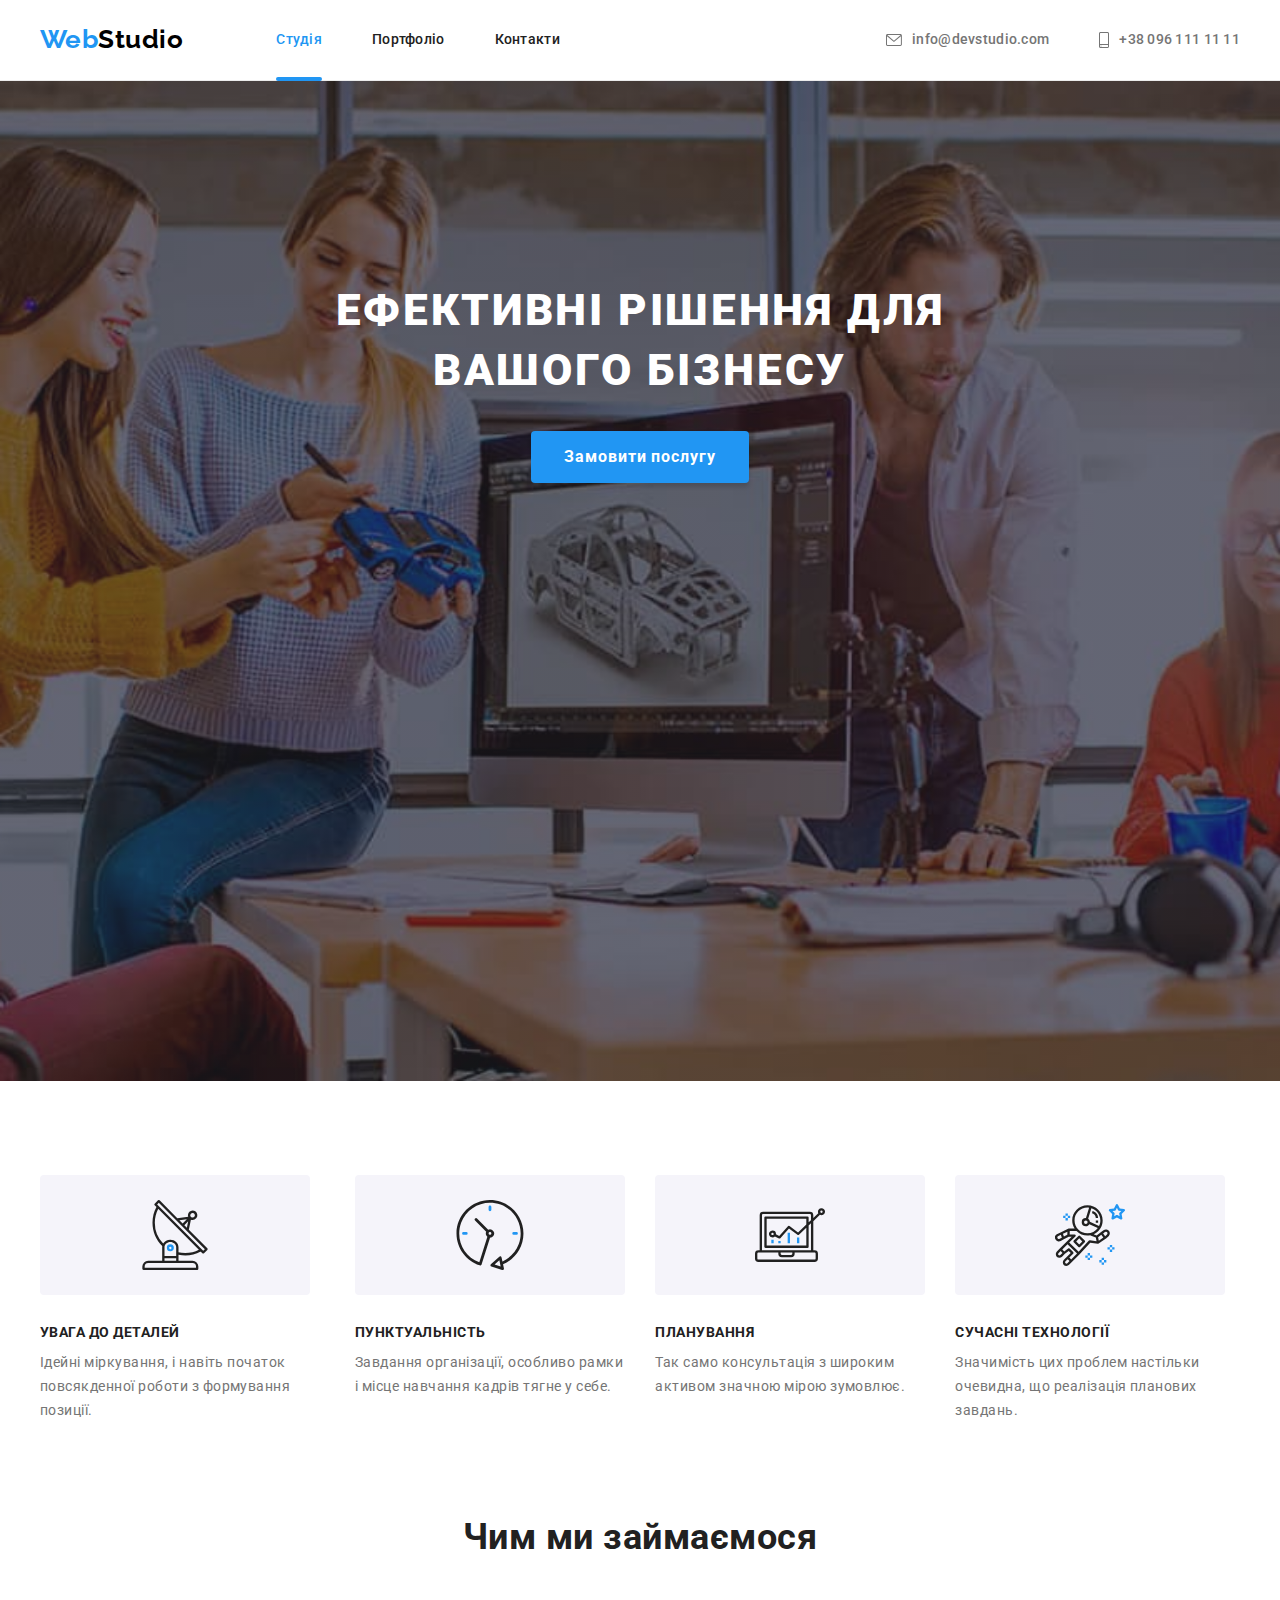
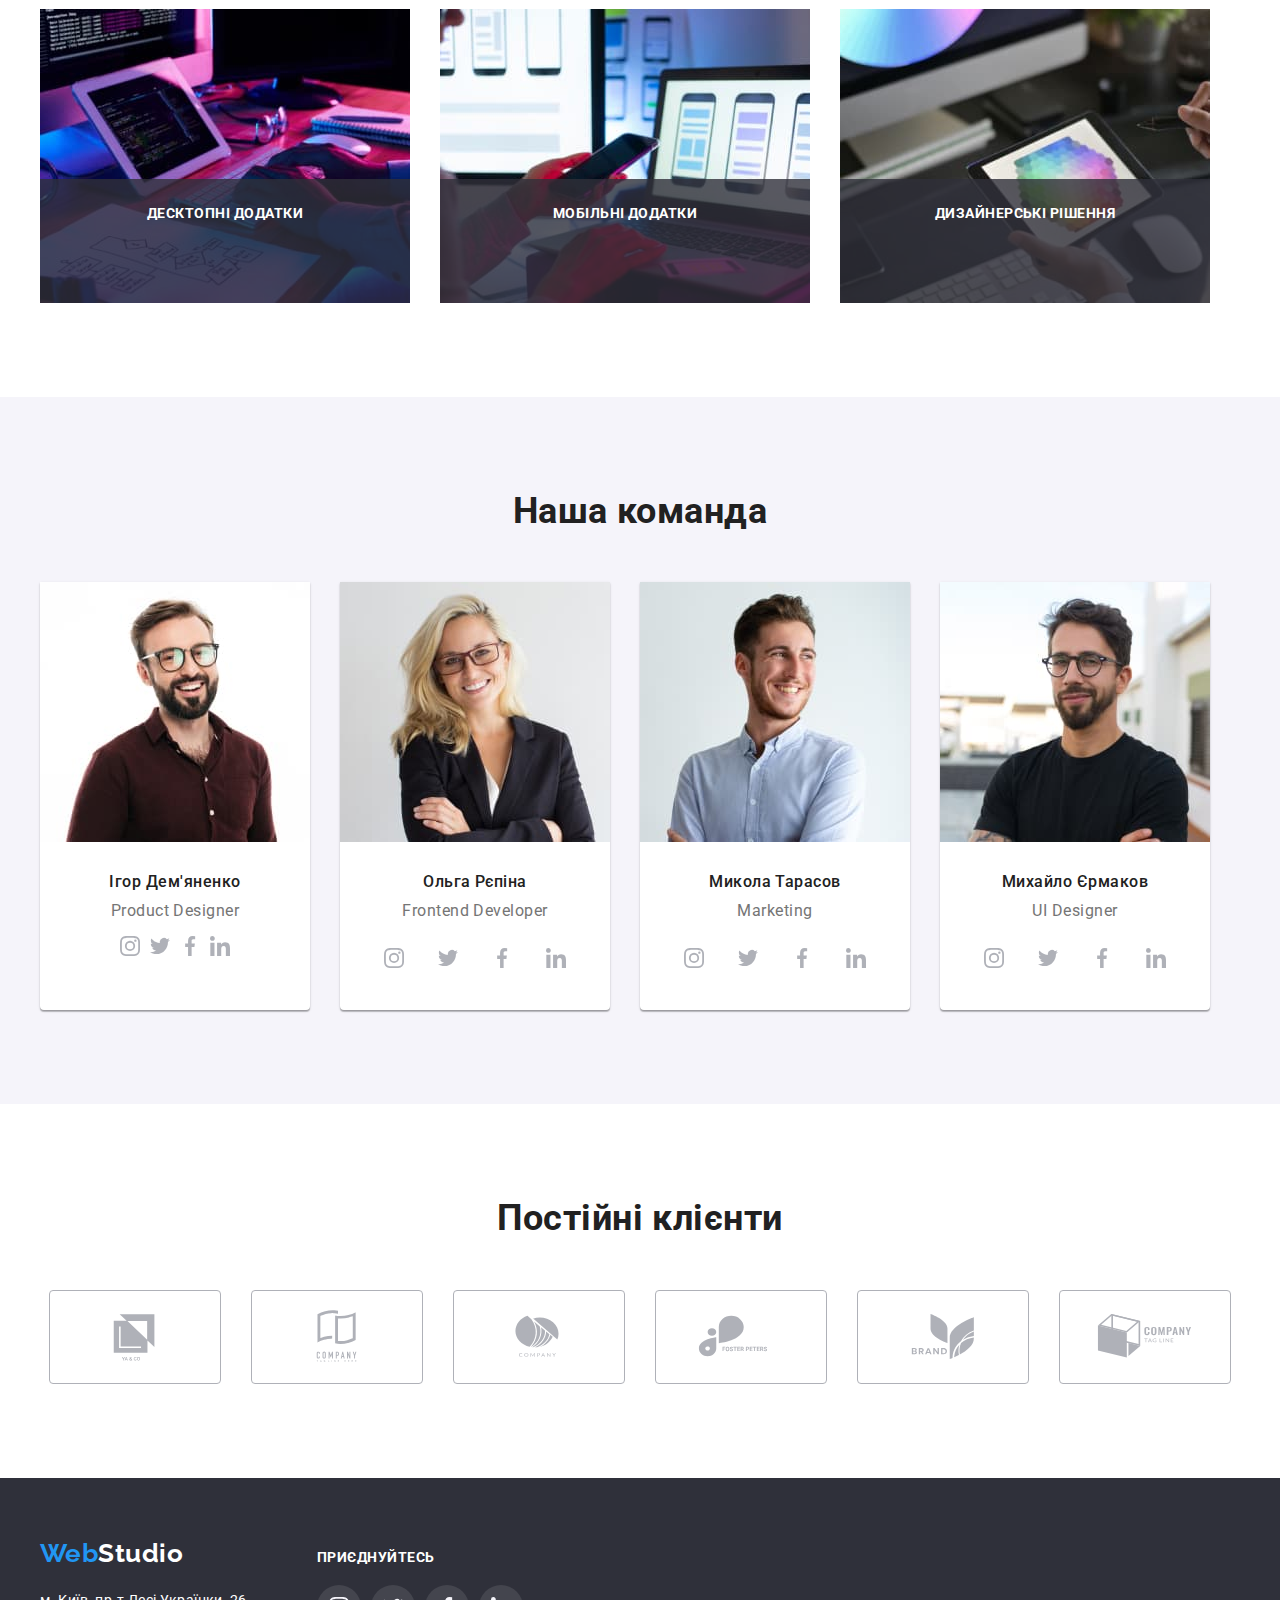
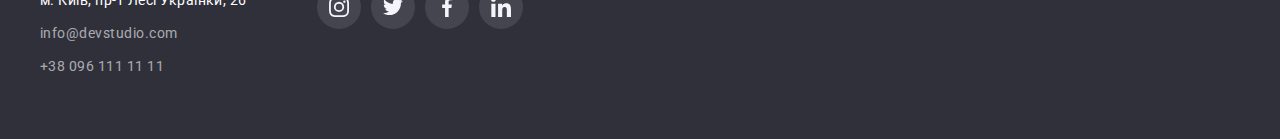
<file: index.html>
<!DOCTYPE html>
<html lang="uk">
<!--HEAD-->
<head>
    <!--HEAD-->
    <meta charset="UTF-8">
    <meta name="viewport" content="width=device-width, initial-scale=1.0">
    <title>WebStudio</title>
    <link rel="preconnect" href="https://fonts.googleapis.com">
    <link rel="preconnect" href="https://fonts.gstatic.com" crossorigin>
    <link href="https://fonts.googleapis.com/css2?family=Oleo+Script&family=Raleway:wght@700&family=Roboto:wght@400;500;700;900&display=swap"
        rel="stylesheet">
    <link rel="stylesheet" href="https://cdnjs.cloudflare.com/ajax/libs/modern-normalize/1.1.0/modern-normalize.min.css"
        integrity="sha512-wpPYUAdjBVSE4KJnH1VR1HeZfpl1ub8YT/NKx4PuQ5NmX2tKuGu6U/JRp5y+Y8XG2tV+wKQpNHVUX03MfMFn9Q=="
        crossorigin="anonymous" referrerpolicy="no-referrer" />
    <link rel="stylesheet" href="./css/styles.css">
</head>
<!--BODY-->
<body>
<!--HEADER-->
    <header class="page-header">
        <div class="container"> 
        <nav class="main-nav">
            <!-- Link to the main page -->
            <a class="logo-header link web" href="./index.html" lang="en">Web<span class="studio-dark">Studio</span></a>
            <!--Menu Nav-->
            <ul class="menu list" >
                <li class="menu-item">
                    <a class="menu-link link current" href="./index.html">Студія</a></li>
                <li class="menu-item">
                    <a class="menu-link link" href="./portfolio.html">Портфоліо</a></li>
                <li class="menu-item">
                    <a class="menu-link link" href="#">Контакти</a></li>
            </ul>
                   </nav>
                <!-- Contacts -->
        <ul class="contacts list">
            <!-- Link to email address -->
           <li class="contact-mail link">
                <a class="contact-link-mail link" 
                href="mailto:info@devstudio.com">
                <svg lang="en" aria-label="envelope icon" class="contact-link-mail-icon contact-icon"> 
                    <use href="./images/svg/icon.svg#icon-envelope"></use>
                </svg>
                info@devstudio.com
                </a>
            </li>
            <!-- Link to phone number -->
           <li class="contact-tel">
             <a class="contact-link-tel link" href="tel:+380961111111">
                <svg lang="en" aria-label="smartphone icon" class="contact-link-tel-icon contact-icon">
                    <use href="./images/svg/icon.svg#icon-smartphone"></use>
                </svg>
                +38 096 111 11 11
             </a>
        </li>
        </ul>
        </div>
    </header>
<!--MAIN-->
    <main>
        <!-- Hero -->
        <section class="hero-section section">
            <div class="container">
            <!--Header name-->
            <h1 class="hero-name">Ефективні рішення для вашого бізнесу</h1>
            <!--Service order button-->
            <button class="button-hero" type="button" data-modal-open>Замовити послугу</button>
            </div>
        </section>
        <!--Features-->
        <section class="features-section section">
           <div class="container">
            <h2 class="visually-hidden">Особливості</h2>
            <ul class="features-list list">
                <li class="features-list-items">
                    <div class="features-list-icon">
                        <svg lang="en" aria-label="antenna icon" class="features-icon icon-antenna">
                            <use href="./images/svg/icon.svg#icon-antenna"></use>
                        </svg>
                    </div>
                    <h3 class="features-list-head">Увага до деталей</h3>
                    <p class="features-list-means">Ідейні міркування, і навіть початок повсякденної роботи з формування позиції.</p>
                </li>
                <li class="features-list-items">
                    <div class="features-list-icon">
                        <svg lang="en" aria-label="clock icon" class="features-icon icon-clock">
                            <use href="./images/svg/icon.svg#icon-clock"></use>
                        </svg>
                    </div>
                    <h3 class="features-list-head">Пунктуальність</h3>
                    <p class="features-list-means">Завдання організації, особливо рамки і місце навчання кадрів тягне у себе.</p>
                </li>
                <li class="features-list-items">
                    <div class="features-list-icon">
                        <svg lang="en" aria-label="diagram icon" class="features-icon icon-diagram">
                            <use href="./images/svg/icon.svg#icon-diagram"></use>
                        </svg>
                    </div>
                    <h3 class="features-list-head">Планування</h3>
                    <p class="features-list-means">Так само консультація з широким активом значною мірою зумовлює.</p>
                </li>
                <li class="features-list-items">
                    <div class="features-list-icon">
                        <svg lang="en" aria-label="astronaut icon" class="features-icon icon-astronaut">
                            <use href="./images/svg/icon.svg#icon-astronaut"></use>
                        </svg>
                    </div>
                    <h3 class="features-list-head">Сучасні технології</h3>
                    <p class="features-list-means">Значимість цих проблем настільки очевидна, що реалізація планових завдань.</p>
                </li>
            </ul>
           </div>
                </section>
        <!--Skill-->
        <section class="skill-section section">
            <div class="container">
                <h2 class="skill-name">Чим ми займаємося</h2>
                <ul class="list">
                    <li>                   
                        <div class="skill-section-img-wrapper">
                                <img src="./images/Main/programer-working-his-desk-office.jpg"
                                alt="Програміст працює за своїм робочим місцем"
                                    width="370">
                                <p class="skill-section-overlay">
                                    Десктопні додатки
                                </p>
                        </div>
                    </li>
                    <li>
                        <div class="skill-section-img-wrapper">
                            <img src="./images/Main/creator-is-working-interface-mobile-phones.jpg"
                            alt="Дизайнер працює над мобільним інтерфейсом" width="370">
                            <p class="skill-section-overlay">
                                Мобільні додатки
                            </p>
                        </div>
                        
                    </li>
                    <li>
                        <div class="skill-section-img-wrapper">
                            <img src="./images/Main/design-working-colour-selection-graphic-tablet.jpg" alt="Дизайнер вибирає колір на планшеті"
                                width="370">
                            <p class="skill-section-overlay">
                                Дизайнерські рішення
                            </p>
                        </div>
                        
                    </li>
                </ul>
            </div>
        </section>
        <!--Our team-->
        <section class="our-team section">
            <div class="container">
                <h2 class="our-team-title">Наша команда</h2>
                <ul class="our-team-box list">
                    <li class="our-team-list">
                        <img src="./images/Main/ihor_demyanenko.jpg" alt="Ігор Дем'яненко" width="270">
                        <div class="team-name">
                            <h3 class="team-name-list">Ігор Дем'яненко</h3>
                            <p class="team-name-professions" lang="en">Product Designer</p>
                           <ul class="social-list list">
                            <li class="social-list-item">
                                <a href="#" class="social-list-li">
                                    <svg lang="en" aria-label="instagram icon" class="social-list-icon">
                                        <use href="./images/svg/icon.svg#icon-instagram"></use>
                                    </svg>
                                </a>
                            </li>
                            <li class="social-list-item">
                                <a href="#" class="social-list-li">
                                    <svg lang="en" aria-label="twitter icon" class="social-list-icon">
                                        <use href="./images/svg/icon.svg#icon-twitter"></use>
                                    </svg>
                                </a>
                            </li>
                            <li class="social-list-item">
                                <a href="#" class="social-list-li">
                                    <svg lang="en" aria-label="facebook icon" class="social-list-icon">
                                        <use href="./images/svg/icon.svg#icon-facebook"></use>
                                    </svg>
                                </a>
                            </li>
                            <li class="social-list-item">
                                <a href="#" class="social-list-li">
                                    <svg lang="en" aria-label="linkedin icon" class="social-list-icon">
                                        <use href="./images/svg/icon.svg#icon-linkedin"></use>
                                    </svg>
                                </a>
                            </li>
                           </ul>                           
                        </div>
                    </li>
                    <li class="our-team-list">
                        <img src="./images/Main/olha_repina.jpg" alt="Ольга Рєпіна" width="270">
                        <div class="team-name">
                            <h3 class="team-name-list">Ольга Рєпіна</h3>
                            <p class="team-name-professions" lang="en">Frontend Developer</p>
                                <ul class="social-list list">
                            <li class="social-list-item">
                                <a href="#" class="social-list-link">
                                    <svg lang="en" aria-label="instagram icon" class="social-list-icon">
                                        <use href="./images/svg/icon.svg#icon-instagram"></use>
                                    </svg>
                                </a>
                            </li>
                            <li class="social-list-item">
                                <a href="#" class="social-list-link">
                                    <svg lang="en" aria-label="twitter icon" class="social-list-icon">
                                        <use href="./images/svg/icon.svg#icon-twitter"></use>
                                    </svg>
                                </a>
                            </li>
                            <li class="social-list-item">
                                <a href="#" class="social-list-link">
                                    <svg lang="en" aria-label="facebook icon" class="social-list-icon">
                                        <use href="./images/svg/icon.svg#icon-facebook"></use>
                                    </svg>
                                </a>
                            </li>
                            <li class="social-list-item">
                                <a href="#" class="social-list-link">
                                    <svg lang="en" aria-label="linkedin icon" class="social-list-icon">
                                        <use href="./images/svg/icon.svg#icon-linkedin"></use>
                                    </svg>
                                </a>
                            </li>
                           </ul>
                        </div>
                        
                    </li>
                    <li class="our-team-list">
                        <img src="./images/Main/mykola_tarasov.jpg" alt="Микола Тарасов" width="270">
                        <div class="team-name">
                            <h3 class="team-name-list">Микола Тарасов</h3>
                            <p class="team-name-professions" lang="en">Marketing</p>
                                <ul class="social-list list">
                            <li class="social-list-item">
                                <a href="#" class="social-list-link">
                                    <svg lang="en" aria-label="instagram icon" class="social-list-icon">
                                        <use href="./images/svg/icon.svg#icon-instagram"></use>
                                    </svg>
                                </a>
                            </li>
                            <li class="social-list-item">
                                <a href="#" class="social-list-link">
                                    <svg lang="en" aria-label="twitter icon" class="social-list-icon">
                                        <use href="./images/svg/icon.svg#icon-twitter"></use>
                                    </svg>
                                </a>
                            </li>
                            <li class="social-list-item">
                                <a href="#" class="social-list-link">
                                    <svg lang="en" aria-label="facebook icon" class="social-list-icon">
                                        <use href="./images/svg/icon.svg#icon-facebook"></use>
                                    </svg>
                                </a>
                            </li>
                            <li class="social-list-item">
                                <a href="#" class="social-list-link">
                                    <svg lang="en" aria-label="linkedin icon" class="social-list-icon">
                                        <use href="./images/svg/icon.svg#icon-linkedin"></use>
                                    </svg>
                                </a>
                            </li>
                           </ul>
                        </div>
                        
                    </li>
                    <li class="our-team-list">
                        <img src="./images/Main/myhaylo_ermakov.jpg" alt="Михайло Єрмаков" width="270">
                        <div class="team-name">
                            <h3 class="team-name-list">Михайло Єрмаков</h3>
                            <p class="team-name-professions" lang="en">UI Designer</p>
                <ul class="social-list list">
                            <li class="social-list-item">
                                <a href="#" class="social-list-link">
                                    <svg lang="en" aria-label="instagram icon" class="social-list-icon">
                                        <use href="./images/svg/icon.svg#icon-instagram"></use>
                                    </svg>
                                </a>
                            </li>
                            <li class="social-list-item">
                                <a href="#" class="social-list-link">
                                    <svg lang="en" aria-label="twitter icon" class="social-list-icon">
                                        <use href="./images/svg/icon.svg#icon-twitter"></use>
                                    </svg>
                                </a>
                            </li>
                            <li class="social-list-item">
                                <a href="#" class="social-list-link">
                                    <svg lang="en" aria-label="facebook icon" class="social-list-icon">
                                        <use href="./images/svg/icon.svg#icon-facebook"></use>
                                    </svg>
                                </a>
                            </li>
                            <li class="social-list-item">
                                <a href="#" class="social-list-link">
                                    <svg lang="en" aria-label="linkedin icon" class="social-list-icon">
                                        <use href="./images/svg/icon.svg#icon-linkedin"></use>
                                    </svg>
                                </a>
                            </li>
                </ul>
                        </div>
                    </li>
                </ul>
            </div>
        </section>
    <!-- Regular customers -->
       <section class="regular_clients section">
            <div class="container">
                <h2 class="skill-name">Постійні клієнти</h2>
                <ul class="clients-list list">
                    <li class="clients-list-items">
                        <a href="#" class="clients-list-link">
                            <svg lang="en" aria-label="client #1" class="clients-list-icon">
                                <use href="./images/svg/icon.svg#icon-client-1"></use>
                            </svg>
                        </a>
                    </li>
                    <li class="clients-list-items">
                        <a href="#" class="clients-list-link">
                            <svg  lang="en" aria-label="client #2" class="clients-list-icon">
                                <use href="./images/svg/icon.svg#icon-client-2"></use>
                            </svg>
                        </a>
                    </li>
                    <li class="clients-list-items">
                        <a href="#" class="clients-list-link">
                            <svg  lang="en" aria-label="client #3" class="clients-list-icon">
                                <use href="./images/svg/icon.svg#icon-client-3"></use>
                            </svg>
                        </a>
                    </li>
                    <li class="clients-list-items">
                        <a href="#" class="clients-list-link">
                            <svg  lang="en" aria-label="client #4" class="clients-list-icon">
                                <use href="./images/svg/icon.svg#icon-client-4"></use>
                            </svg>
                        </a>
                    </li>
                    <li class="clients-list-items">
                        <a href="#" class="clients-list-link">
                            <svg  lang="en" aria-label="client #5" class="clients-list-icon">
                                <use href="./images/svg/icon.svg#icon-client-5"></use>
                            </svg>
                        </a>
                    </li>
                    <li class="clients-list-items">
                        <a href="#" class="clients-list-link">
                            <svg  lang="en" aria-label="client #6" class="clients-list-icon">
                                <use href="./images/svg/icon.svg#icon-client-6"></use>
                            </svg>
                        </a>
                    </li>
                </ul>
            </div>
       </section> 
    </main>
<!--FOOTER-->
    <footer class="footer">
        <div class="footer-items container">
        <div class="footer-logo-address">
    <!-- Link to the main page -->          
            <a class="logo-footer logo link web" href="./index.html" lang="en">Web<span class="studio-white">Studio</span></a>
            <address class="address-footer">
                <ul class="footer-list list">
    <!-- Link to address  -->
                    <li class="link-address"><a class="footer-address link" href="https://goo.gl/maps/CPtrU1FHBa2aNyZL9"
                            target="_blank" rel="noopener nofollow noreferrer">м. Київ, пр-т Лесі Українки, 26</a></li>
    <!-- Link to e-mail address -->
                    <li class="link-address"><a class="footer-link link" href="mailto:info@devstudio.com">info@devstudio.com</a>
                    </li>
    <!-- Link to phone number  -->
                    <li class="link-address"><a class="footer-link link" href="tel:+380961111111">+38 096 111 11 11</a></li>
                </ul>
            </address>
        </div>
    <!-- Subscribe -->
        <div class="subscribe-list">
            <p class="footer-link-header">Приєднуйтесь</p>
            <ul class="footer-social-list list">
                <li class="footer-social-list-item">
                    <a href="#" class="footer-social-list-link link">
                        <svg lang="en" aria-label="instagram icon" class="footer-social-list-icon">
                            <use href="./images/svg/icon.svg#icon-instagram"></use>
                        </svg>
                    </a>
                </li>
                <li class="footer-social-list-item">
                    <a href="#" class="footer-social-list-link link">
                        <svg lang="en" aria-label="twitter icon" class="footer-social-list-icon">
                            <use href="./images/svg/icon.svg#icon-twitter"></use>
                        </svg>
                    </a>
                </li>
                <li class="footer-social-list-item">
                    <a href="#" class="footer-social-list-link link">
                        <svg lang="en" aria-label="facebook icon" class="footer-social-list-icon">
                            <use href="./images/svg/icon.svg#icon-facebook"></use>
                        </svg>
                    </a>
                </li>
                <li class="footer-social-list-item">
                    <a href="#" class="footer-social-list-link link">
                        <svg lang="en" aria-label="linkedin icon" class="footer-social-list-icon">
                            <use href="./images/svg/icon.svg#icon-linkedin"></use>
                        </svg>
                    </a>
                </li>
            </ul>
        </div>
        </div>
     </footer>

     <div class="backdrop is-hidden" data-modal>
        <div class="modal">
            <button type="button" class="modal-close-btn" data-modal-close>
                <svg class="modal-close-icon">
                    <use href="./images/svg/icon.svg#icon-close"></use>
                </svg>
            </button>
        </div>
     </div>
<script src="./js/modal.js"></script>
</body>
</html>
</file>
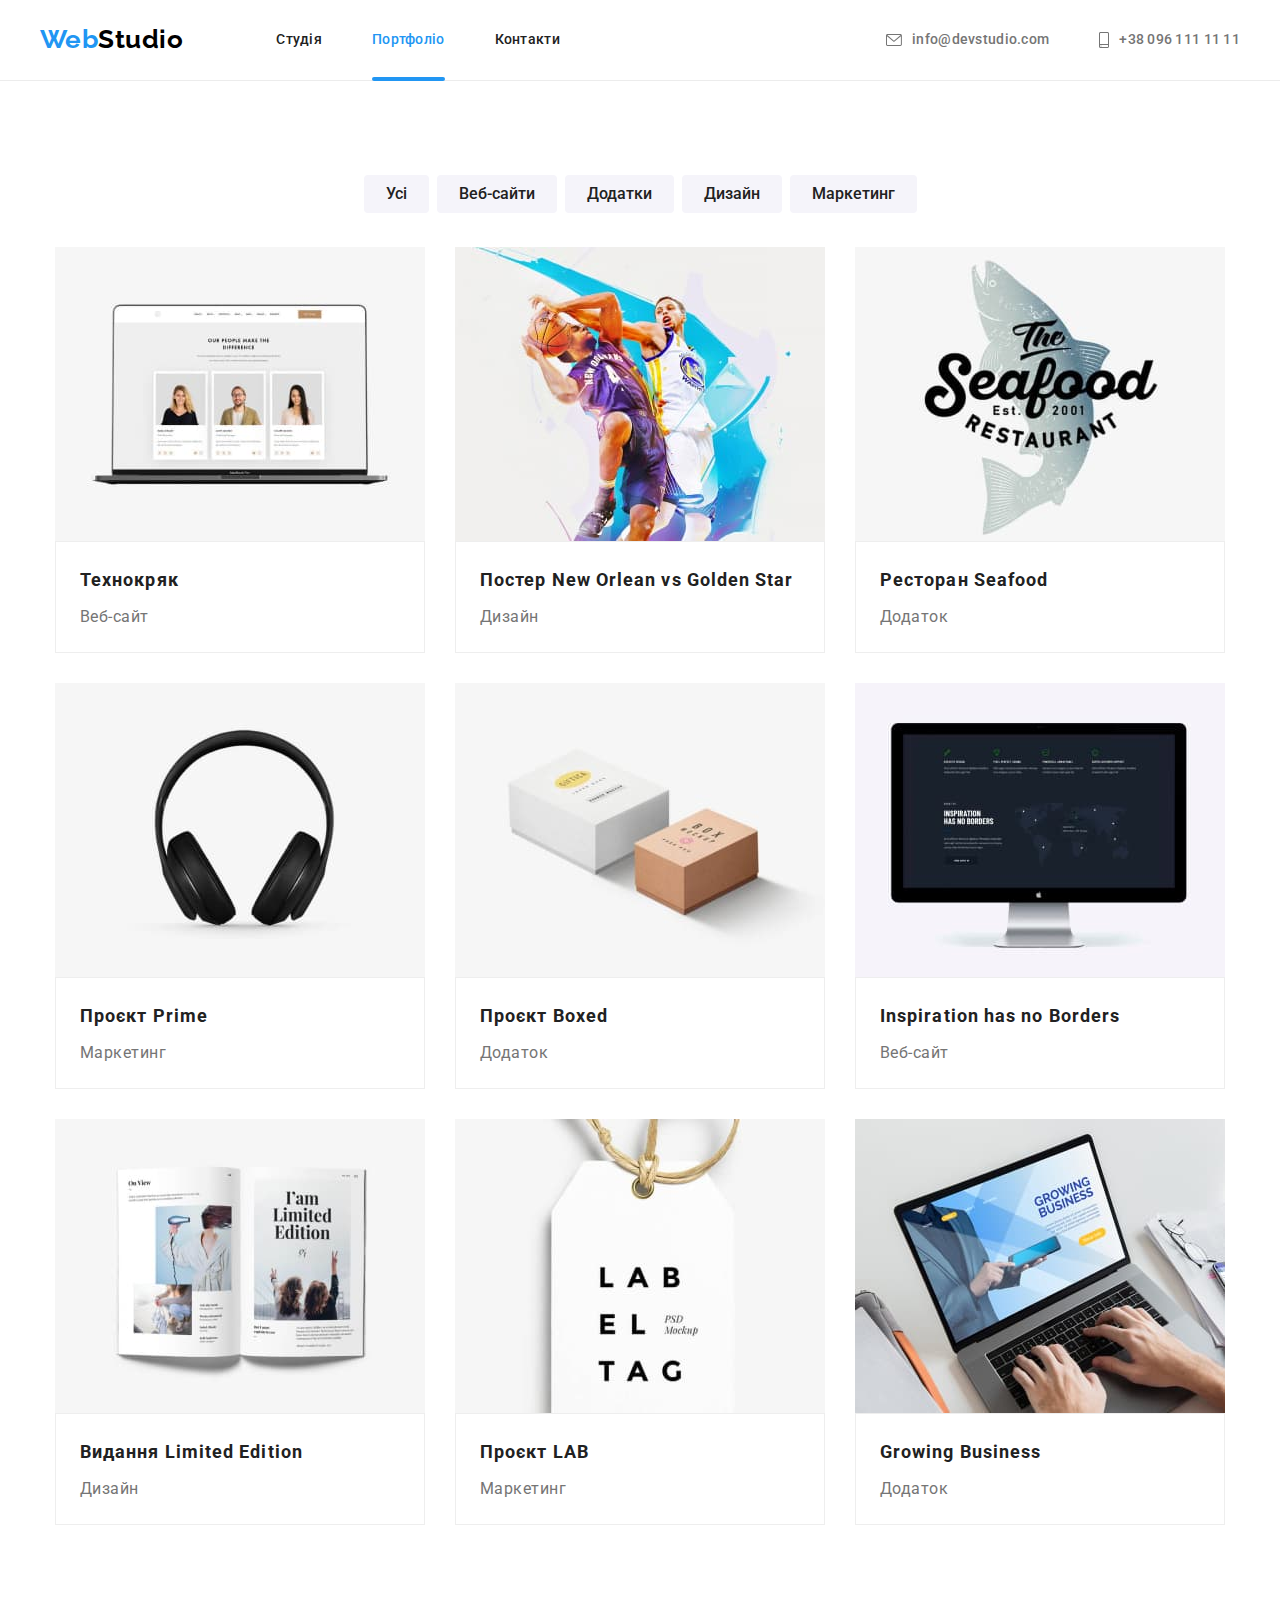
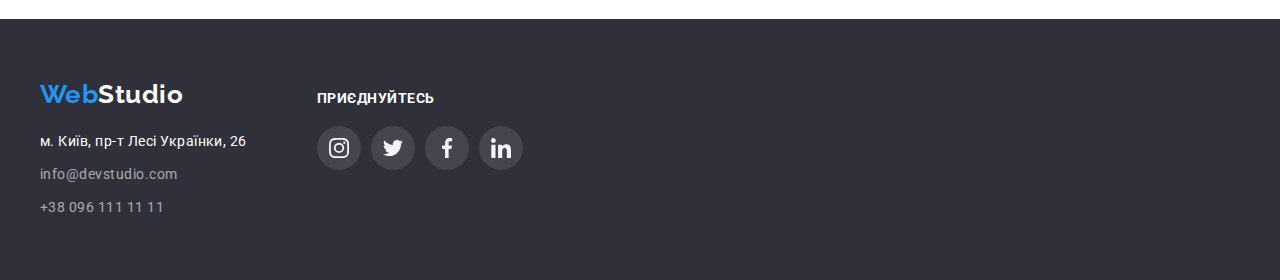
<file: portfolio.html>
<!DOCTYPE html>
<html lang="uk">
<!--HEAD-->
<head>
    <!--HEAD-->
    <meta charset="UTF-8">
    <meta name="viewport" content="width=device-width, initial-scale=1.0">
    <title>WebStudio</title>
    <link rel="preconnect" href="https://fonts.googleapis.com">
    <link rel="preconnect" href="https://fonts.gstatic.com" crossorigin>
    <link
        href="https://fonts.googleapis.com/css2?family=Oleo+Script&family=Raleway:wght@700&family=Roboto:wght@400;500;700;900&display=swap"
        rel="stylesheet">
    <link rel="stylesheet" href="https://cdnjs.cloudflare.com/ajax/libs/modern-normalize/1.1.0/modern-normalize.min.css"
        integrity="sha512-wpPYUAdjBVSE4KJnH1VR1HeZfpl1ub8YT/NKx4PuQ5NmX2tKuGu6U/JRp5y+Y8XG2tV+wKQpNHVUX03MfMFn9Q=="
        crossorigin="anonymous" referrerpolicy="no-referrer" />
    <link rel="stylesheet" href="./css/styles.css">
</head>
<!--BODY-->

<body>
    <!--HEADER-->
    <header class="page-header">
        <div class="container">
            <nav class="main-nav">
                <!-- Link to the main page -->
                <a class="logo-header link web" href="./index.html" lang="en">Web<span class="studio-dark">Studio</span></a>
                <!--Menu Nav-->
                <ul class="menu list">
                    <li class="menu-item">
                        <a class="menu-link link" href="./index.html">Студія</a>
                    </li>
                    <li class="menu-item">
                        <a class="menu-link link current" href="./portfolio.html">Портфоліо</a>
                    </li>
                    <li class="menu-item">
                        <a class="menu-link link" href="#">Контакти</a>
                    </li>
                </ul>
            </nav>
            <!-- Contacts -->
            <ul class="contacts list">
                <!-- Link to email address -->
                <li class="contact-mail link">
                    <a class="contact-link-mail link" href="mailto:info@devstudio.com">
                        <svg lang="en" aria-label="envelope icon" class="contact-link-mail-icon contact-icon">
                            <use href="./images/svg/icon.svg#icon-envelope"></use>
                        </svg>
                        info@devstudio.com
                    </a>
                </li>
                <!-- Link to phone number -->
                <li class="contact-tel">
                    <a class="contact-link-tel link" href="tel:+380961111111">
                        <svg lang="en" aria-label="smartphone icon" class="contact-link-tel-icon contact-icon">
                            <use href="./images/svg/icon.svg#icon-smartphone"></use>
                        </svg>
                        +38 096 111 11 11
                    </a>
                </li>
            </ul>
        </div>
    </header>
    <!--MAIN-->
    <main> 
        <!--Portfolio name-->
     <section class="portfolio-main section">
        <div class="container">
            <h1 class="portfolio-name visually-hidden">Наші роботи</h1>
            <!-- Portfolio filtr -->
            <ul class="portfolio-btn list">
            <li class="btn-filter">
                 <button class="button-filter" type="button">Усі</button>
            </li>
            <li class="btn-filter">
                <button class="button-filter" type="button">Веб-сайти</button>
            </li>
            <li class="btn-filter">
                <button class="button-filter" type="button">Додатки</button>
                
            </li>
            <li class="btn-filter">
               <button class="button-filter" type="button">Дизайн</button>
            </li>
            <li class="btn-filter">
               <button class="button-filter" type="button">Маркетинг</button>
            </li>
            </ul>
            <!-- PORTFOLIO SKILL -->
            <ul class="porfolio-skills list">
            <li class="porfolio-skills-items">
                <a class="porfolio-skills-link link" href="#">
                    <div class="porfolio-skills-img-wrapper">
                        <img src="./images/Portfolio/portfolio-001.jpg" 
                        alt="Приклад зробленого веб-сайту" width="370">
                        <p class="porfolio-skills-overlay">
                            Ресурс пропонує комплексні пропозиції з різним рівнем
                            функціоналу та сервісів. Все це дозволить відвідувачу отримати
                            вичерпні відомості про компанію чи приватну особу.
                        </p>
                    </div>
                    <div class="porfolio-skills-container">
                        <h2 class="porfolio-skills-header">Технокряк</h2>
                        <p class="porfolio-skills-title">Веб-сайт</p>
                    </div>
                    
                </a>
            </li>
            <li class="porfolio-skills-items">
                <a class="porfolio-skills-link link" href="#">
                    <div class="porfolio-skills-img-wrapper">
                      <img src="./images/Portfolio/portfolio-002.jpg"
                     alt="Два баскетболіста боряться за мяч" width="370">
                    <p class="porfolio-skills-overlay">
                        Ресурс пропонує комплексні пропозиції з різним рівнем
                        функціоналу та сервісів. Все це дозволить відвідувачу отримати
                        вичерпні відомості про компанію чи приватну особу.
                    </p>  
                    </div>                    
                    <div class="porfolio-skills-container">
                        <h2 class="porfolio-skills-header">Постер <span lang="en">New Orlean vs Golden Star</span></h2>
                        <p class="porfolio-skills-title">Дизайн</p>
                    </div>                    
                </a>
            </li>
            <li class="porfolio-skills-items">
                <a class="porfolio-skills-link link" href="#">
                    <div class="porfolio-skills-img-wrapper">
                        <img src="./images/Portfolio/portfolio-003.jpg"
                     alt="Назва ресторану Сіфуд на фоні тунця" width="370">
                    <p class="porfolio-skills-overlay">
                        Ресурс пропонує комплексні пропозиції з різним рівнем
                        функціоналу та сервісів. Все це дозволить відвідувачу отримати
                        вичерпні відомості про компанію чи приватну особу.
                    </p>
                    </div>                    
                    <div class="porfolio-skills-container">
                        <h2 class="porfolio-skills-header">Ресторан <span lang="en">Seafood</span></h2>
                        <p class="porfolio-skills-title">Додаток</p>
                    </div>
                </a>
            </li>
            <li class="porfolio-skills-items">
                <a class="porfolio-skills-link link" href="#">
                    <div class="porfolio-skills-img-wrapper">
                      <img src="./images/Portfolio/portfolio-004.jpg"
                     alt="Накладні наушники" width="370">
                    <p class="porfolio-skills-overlay">
                        Ресурс пропонує комплексні пропозиції з різним рівнем
                        функціоналу та сервісів. Все це дозволить відвідувачу отримати
                        вичерпні відомості про компанію чи приватну особу.
                    </p>  
                    </div>                    
                    <div class="porfolio-skills-container">
                        <h2 class="porfolio-skills-header">Проєкт <span lang="en">Prime</span></h2>
                        <p class="porfolio-skills-title">Маркетинг</p>
                    </div>
                </a>
            </li>
            <li class="porfolio-skills-items">
                <a class="porfolio-skills-link link" href="#">
                    <div class="porfolio-skills-img-wrapper">
                       <img src="./images/Portfolio/portfolio-005.jpg"
                     alt="Дві коробки білого та жовтого кольорів" width="370">
                    <p class="porfolio-skills-overlay">
                        Ресурс пропонує комплексні пропозиції з різним рівнем
                        функціоналу та сервісів. Все це дозволить відвідувачу отримати
                        вичерпні відомості про компанію чи приватну особу.
                    </p> 
                    </div>                    
                    <div class="porfolio-skills-container">
                        <h2 class="porfolio-skills-header">Проєкт <span lang="en">Boxed</span></h2>
                        <p class="porfolio-skills-title">Додаток</p>
                    </div>
                </a>
            </li>
            <li class="porfolio-skills-items">
                <a class="porfolio-skills-link link" href="#">
                    <div class="porfolio-skills-img-wrapper">
                        <img src="./images/Portfolio/portfolio-006.jpg"
                     alt="Монітор Епл зі зображенням веб-сайту" width="370">
                    <p class="porfolio-skills-overlay">
                        Ресурс пропонує комплексні пропозиції з різним рівнем
                        функціоналу та сервісів. Все це дозволить відвідувачу отримати
                        вичерпні відомості про компанію чи приватну особу.
                    </p>
                    </div>                    
                    <div class="porfolio-skills-container">
                        <h2 class="porfolio-skills-header" lang="en">Inspiration has no Borders</h2>
                        <p class="porfolio-skills-title">Веб-сайт</p>
                    </div>
                </a>
            </li>
            <li class="porfolio-skills-items">
                <a class="porfolio-skills-link link" href="#">
                    <div class="porfolio-skills-img-wrapper">
                       <img src="./images/Portfolio/portfolio-007.jpg"
                     alt="Розкрита книга" width="370">
                    <p class="porfolio-skills-overlay">
                        Ресурс пропонує комплексні пропозиції з різним рівнем
                        функціоналу та сервісів. Все це дозволить відвідувачу отримати
                        вичерпні відомості про компанію чи приватну особу.
                    </p> 
                    </div>                    
                    <div class="porfolio-skills-container">
                        <h2 class="porfolio-skills-header">Видання <span lang="en">Limited Edition</span></h2>
                        <p class="porfolio-skills-title">Дизайн</p>
                    </div>
                </a>
            </li>
            <li class="porfolio-skills-items">
                <a class="porfolio-skills-link link" href="#">
                    <div class="porfolio-skills-img-wrapper">
                       <img src="./images/Portfolio/portfolio-008.jpg" 
                    alt="Бірка з написом Лабел Таг" width="370">
                    <p class="porfolio-skills-overlay">
                        Ресурс пропонує комплексні пропозиції з різним рівнем
                        функціоналу та сервісів. Все це дозволить відвідувачу отримати
                        вичерпні відомості про компанію чи приватну особу.
                    </p> 
                    </div>                    
                    <div class="porfolio-skills-container">
                        <h2 class="porfolio-skills-header">Проєкт <span lang="en">LAB</span></h2>
                        <p class="porfolio-skills-title">Маркетинг</p>
                    </div>
                </a>
            </li>
            <li class="porfolio-skills-items">
                <a class="porfolio-skills-link link" href="#">
                    <div class="porfolio-skills-img-wrapper">
                       <img src="./images/Portfolio/portfolio-009.jpg"
                     alt="Ноутбук, на якому загружений додатк" width="370">
                    <p class="porfolio-skills-overlay">
                        Ресурс пропонує комплексні пропозиції з різним рівнем
                        функціоналу та сервісів. Все це дозволить відвідувачу отримати
                        вичерпні відомості про компанію чи приватну особу.
                    </p> 
                    </div>                    
                    <div class="porfolio-skills-container">
                        <h2 class="porfolio-skills-header" lang="en">Growing Business</h2>
                        <p class="porfolio-skills-title">Додаток</p>
                    </div>
                </a>
            </li>
            </ul>
        </div>
        </section>
    </main>
<!--FOOTER-->
    <footer class="footer">
        <div class="footer-items container">
            <div class="footer-logo-address">
                <!-- Link to the main page -->
                <a class="logo-footer logo link web" href="./index.html" lang="en">Web<span
                        class="studio-white">Studio</span></a>
                <address class="address-footer">
                    <ul class="footer-list list">
                        <!-- Link to address  -->
                        <li class="link-address"><a class="footer-address link" href="https://goo.gl/maps/CPtrU1FHBa2aNyZL9"
                                target="_blank" rel="noopener nofollow noreferrer">м. Київ, пр-т Лесі Українки, 26</a></li>
                        <!-- Link to e-mail address -->
                        <li class="link-address"><a class="footer-link link"
                                href="mailto:info@devstudio.com">info@devstudio.com</a>
                        </li>
                        <!-- Link to phone number  -->
                        <li class="link-address"><a class="footer-link link" href="tel:+380961111111">+38 096 111 11 11</a>
                        </li>
                    </ul>
                </address>
            </div>
            <!-- Subscribe -->
            <div class="subscribe-list">
                <p class="footer-link-header">Приєднуйтесь</p>
                <ul class="footer-social-list list">
                    <li class="footer-social-list-item">
                        <a href="#" class="footer-social-list-link link">
                            <svg lang="en" aria-label="instagram icon" class="footer-social-list-icon">
                                <use href="./images/svg/icon.svg#icon-instagram"></use>
                            </svg>
                        </a>
                    </li>
                    <li class="footer-social-list-item">
                        <a href="#" class="footer-social-list-link link">
                            <svg lang="en" aria-label="twitter icon" class="footer-social-list-icon">
                                <use href="./images/svg/icon.svg#icon-twitter"></use>
                            </svg>
                        </a>
                    </li>
                    <li class="footer-social-list-item">
                        <a href="#" class="footer-social-list-link link">
                            <svg lang="en" aria-label="facebook icon" class="footer-social-list-icon">
                                <use href="./images/svg/icon.svg#icon-facebook"></use>
                            </svg>
                        </a>
                    </li>
                    <li class="footer-social-list-item">
                        <a href="#" class="footer-social-list-link link">
                            <svg lang="en" aria-label="linkedin icon" class="footer-social-list-icon">
                                <use href="./images/svg/icon.svg#icon-linkedin"></use>
                            </svg>
                        </a>
                    </li>
                </ul>
            </div>
        </div>
    </footer>
</body>

</html>
</file>
<file: css/styles.css>
:root {
    --primary-font:'Roboto', sans-serif;
    --secondary-font:'Raleway', sans-serif;
    
    --primary-text-color-theme-dark: #FFFFFF;
    --secodary-text-color-theme-dark: #FFFFFF99;
    --primary-text-color-theme-light: #757575;
    --secodary-text-color-theme-light: #212121;
    --footer-link-text-color: rgba(255, 255, 255, 0.6);
    --accent-color: #2196F3;
    --primary-background-color: #FFFFFF;
    --logo-color-dark: #000000;
    --logo-color-light: #FFFFFF;
    --background-color-header-section: #2F303A;
    --backgroud-color-hero: #C4C4C4;
    --background-color-icon: #F5F4FA;
    --background-color-icon-inert: #AFB1B8;
    --background-color-our-team: #F5F4FA;
    --background-color-our-team-list: #FFFFFF;
    --background-color-footer: #2F303A;
    --background-color-active-main-btn: #188CE8;
    --background-color-nonactive-portfolio-btn: #F5F4FA;
    --backgroud-color-social-link: #FFFFFF;
    --color-active-portfolio-btn: #FFFFFF;
    --color-header-border-bottom: #ECECEC;
    --color-porfolio-skills-border: #EEEEEE;
    --transition-dur-and-func: 500ms cubic-bezier(0.4, 0, 0.2, 1);
}

h1, h2, h3, p {
   margin-bottom: 0;
   margin-top: 0;
}

ul {
    margin-top: 0;
    margin-bottom: 0;
    padding-left: 0;
}

.link {
    text-decoration: none;
    padding: 0;
    margin: 0;
}
.list {
    list-style: none;
    padding: 0;
    margin: 0;
}
img {
    display: block;
}

button {
    font-family: inherit;
    cursor: pointer;
    
}

body {
    margin: 0;

    font-family: var(--primary-font);
    letter-spacing: 0.03em;
    
    color: var(--primary-text-color-theme-light);
    background-color: var(--primary-background-color);
}

h2, h3, .menu-link {
    color: var(--secodary-text-color-theme-light);
}

.section {
    padding-top: 94px;
    padding-bottom: 94px;
}

.container {
    width: 1200px;
    padding-left: 15px;
    padding-right: 15px;
    margin-left: auto;
    margin-right: auto;    
}

.visually-hidden {
    position: absolute;
    white-space: nowrap;
    width: 1px;
    height: 1px;
    overflow: hidden;
    border: 0;
    padding: 0;
    clip: rect(0 0 0 0);
    clip-path: inset(50%);
    margin: -1px;
}


/* ===================HEADER=================== */
/* logo */
.page-header .container,
.main-nav,
.menu,
.contacts {
    display: flex;
    align-items: center;
    justify-content: space-around;
}

.page-header {
    border-bottom: 1px solid var(--color-header-border-bottom);
}

.logo-header {
        margin-right: 93px;
        padding-top: 24px;
        padding-bottom: 25px;

        font-family: var(--secondary-font);
        font-weight: 700;
        font-size: 26px;
        line-height: 1.19;
            
        color: var(--accent-color);
}

.studio-dark {
        color: var(--logo-color-dark);
}

/* Site-nav */

.menu-item:not(:last-child), .contact-mail:not(:last-child) {
    margin-right: 50px;
}

.menu-link, .contact-link-mail,
.contact-link-tel {
    transition: color var(--transition-dur-and-func);

    display: flex;
    padding-top: 32px;
    padding-bottom: 32px;
}

.menu,
.contacts {
    font-weight: 500;
    font-size: 14px;
    line-height: 1.14;
    letter-spacing: 0.02em;
}

.contact-link-mail, .contact-link-tel {
    color: var(--primary-text-color-theme-light);
    fill: currentColor;
    align-items: center;
}

.menu-link:hover,
.menu-link:focus,
.contact-link-mail:hover,
.contact-link-tel:hover,
.contact-link-mail:focus,
.contact-link-tel:focus,
.footer-address:hover,
.footer-address:focus,
.footer-link:hover,
.footer-link:focus,
.current {
   color: var(--accent-color);  
}

.menu-link {
    position: relative;
}
.menu-link.current::after {
    content: "";

    position: absolute;
    
    display: block;
    bottom: -1px;
    left: 0;
    width: 100%;
    height: 4px;
        
    background-color: var(--accent-color);
    border-radius: 2px;

    /* transition: transform var(--transition-dur-and-func);
    transform: scaleX(0); */
}
/* .menu-link.current:hover::after,
.menu-link.current:focus::after {
    transform: scaleX(1);
} */

/*Contacts */
.contacts {
    margin-left: auto;
}

.contact-icon {
    display: flex;
    align-items: center;
    justify-content: center;
    margin-right: 10px;
}

.contact-link-mail-icon {
    width: 16px;
    height: 12px;
}

.contact-link-tel-icon {
    width: 10px;
    height: 16px;
}
 
/* ===================MAIN PAGE=================== */

/* ===================/HEADER=================== */
/* ===================HERO-SECTION=================== */
.hero-section {
    max-width:  1600px;
    min-height: 600px;
    margin-left: auto;
    margin-right: auto;
    background-image:  linear-gradient(
        rgba(47, 48, 58, 0.4),
        rgba(47, 48, 58, 0.4)),
        url(../images/Main/bg_hero.jpg);
    background-repeat: no-repeat;
    background-position: center;
    background-size: cover;


    background-color: var(--backgroud-color-hero);
    text-align: center;
    padding-top: 200px;
    padding-bottom: 200px;
    }

.hero-name {
    margin-top: 0;
    margin-bottom: 30px;
    display: block;
    width: 696px;
    margin-left: auto;
    margin-right: auto;

    font-family: var(--primary-font);
    font-weight: 900;
    font-size: 44px;
    line-height: 1.36;
    
    letter-spacing: 0.06em;
    text-transform: uppercase;

    color: var(--primary-text-color-theme-dark);
}

.button-hero {
    font-weight: 700;
    font-size: 16px;
    line-height: 1.88;
    letter-spacing: 0.06em;
        
    color: var(--primary-text-color-theme-dark);

    background-color: var(--accent-color);
    box-shadow: 0px 4px 4px rgba(0, 0, 0, 0.15);
    border-radius: 4px;
      
    display: inline-block;
    align-items: center;
        
    border: 1px solid transparent;

    min-width: 216px;
    padding: 10px 32px;
        /* height: 50px; */
    margin: auto;

    transition: background-color var(--transition-dur-and-func);
}

.button-hero:hover,
.button-hero:focus {
    background-color: var(--background-color-active-main-btn);
}

/* ===================/HERO-SECTION=================== */
/* ===================FEATURES-SECTION=================== */

.features-section.section {
    padding-bottom: 0;
}

.features-list {
    display: flex;
    justify-content: center;
    column-gap: 30px;
}
 .features-list-head {
     font-weight: 700;
     font-size: 14px;
     line-height: 1.14;
     text-transform: uppercase;
     margin-bottom: 10px;
 }

 .features-list-means {
     font-size: 14px;
     line-height: 1.71;
 }

 .features-list-icon {
    display: flex;
    align-items: center;
    justify-content: center;
    width: 270px;
    height: 120px;
    background-color: var(--background-color-icon);
    border-radius: 4px;
    margin-bottom: 30px;
 }
.features-icon {
    width: 70px;
    height: 70px;    
}

/* ===================/FEATURES-SECTION=================== */
/* ===================SKILL-SECTION=================== */
.skill-name {
        font-weight: 700;
        font-size: 36px;
        line-height: 1.16;
        text-align: center;
        margin-bottom: 50px;
}

.skill-section .list {
    display: flex;
    flex-wrap: wrap;
    gap: 30px;
}

.skill-section-img-wrapper {
    position: relative;
}

.skill-section-overlay {
    position: absolute;
    width: 100%;
    height: 70px;
    left: 0;
    bottom: 0;
    
    background: rgba(47, 48, 58, 0.8);

    padding-top: 27px;
    padding-bottom: 27px;

    font-weight: 700;
    font-size: 14px;
    line-height: 1.14;
    text-align: center;
    text-transform: uppercase;
    
    color: var(--primary-text-color-theme-dark);

}

/* ===================/SILL-SECTION=================== */
/* ===================OUR TEAM-SECTION=================== */
.our-team-title {
        font-weight: 700;
        font-size: 36px;
        line-height: 1.16;
        text-align: center;
        margin-bottom: 50px;
 }
.our-team {
        background-color: var(--background-color-our-team);
}

.our-team-list {
    background-color: var(--background-color-our-team-list);
    
        box-shadow: 0px 1px 3px 
    rgba(0, 0, 0, 0.12), 0px 1px 1px
    rgba(0, 0, 0, 0.14), 0px 2px 1px 
    rgba(0, 0, 0, 0.2);
     border-radius: 0px 0px 4px 4px;
}

.team-name {
        padding: 30px;
    }

.team-name-list {
            font-weight: 500;
            font-size: 16px;
            line-height: 1.19;
            text-align: center;
            margin-bottom: 10px;
}
.team-name-professions {
            font-size: 16px;
            line-height: 1.19;
            text-align: center;
            margin-bottom: 16px;
 }

.our-team-box {
            display: flex;
            flex-wrap: wrap;
            gap: 30px;    
 }

 .social-list {
    display: flex;
    justify-content: center;
    column-gap: 10px;
 }

.social-list-link {
    display: flex;
    align-items: center;
    justify-content: center;
    width: 44px;
    height: 44px;
    border-radius: 50%;
    background-color: var(--backgroud-color-social-link);

    transition: background-color var(--transition-dur-and-func);
}

.social-list-link:hover,
.social-list-link:focus {
    background-color: var(--accent-color);
    
}

.social-list-icon {
    transition: fill var(--transition-dur-and-func);


    width: 20px;
    height: 20px;
    fill: var(--background-color-icon-inert);
}

.social-list-link:hover .social-list-icon,
.social-list-link:focus .social-list-icon {
    fill: var(--background-color-icon);
}
/* ===================/OUR TEAM-SECTION=================== */

 /* ===================Regular customers=================== */

 .clients-list {   
    display: flex;
    justify-content: center;
    column-gap: 30px;
}


.clients-list-link {
    transition: border-color var(--transition-dur-and-func);

    display: flex;
    align-items: center;
    justify-content: center;
    width: 170px;
    height: 92px;
    border: 1px solid var(--background-color-icon-inert);
    border-radius: 4px;
}

.clients-list-icon {
    transition: fill var(--transition-dur-and-func);

    width: 106px;
    height: 60px;
    fill: var(--background-color-icon-inert);
}

.clients-list-link:hover,
.clients-list-link:focus {
    border-color: var(--accent-color);
}

.clients-list-link:hover .clients-list-icon,
.clients-list-link:focus .clients-list-icon {
    fill: var(--accent-color);
}

 /* ===================/Regular customers=================== */

/* ===================FOOTER=================== */

.footer {
    padding-top: 60px;
    padding-bottom: 60px;
        
    background-color: var(--background-color-footer);
}

.footer-items {
    display: flex;
    column-gap: 70px;
    align-items: baseline;
    }

.studio-white {
    color: var(--logo-color-light);
}

.logo-footer {
        font-family: var(--secondary-font);
        font-weight: 700;
        font-size: 26px;
        line-height: 1.19;
    
        color: var(--accent-color);

}

.address-footer {
    margin-top: 20px;
}

.footer-list {
    font-size: 14px;
    line-height: 1.71;
    font-style: normal;
     
}
.link-address:not(:last-child) {
    margin-bottom: 9px;
}

.footer-address {
    transition: color var(--transition-dur-and-func);

    color: var(--primary-text-color-theme-dark);
}
.footer-link {
    transition: color var(--transition-dur-and-func);

    color: var(--footer-link-text-color);
}

/* ===================Subscribe=================== */




.footer-link-header {
        font-size: 14px;
        font-weight: 700;
        text-transform: uppercase;
        margin-bottom: 20px;
    
        color: var(--primary-text-color-theme-dark);         
}

.footer-social-list {
    display: flex;
    justify-content: center;
    column-gap: 10px;
 }

 .footer-social-list-link {
    transition: background-color var(--transition-dur-and-func);

    display: flex;
    align-items: center;
    justify-content: center;
    width: 44px;
    height: 44px;
    border-radius: 50%;
    background-color: rgba(255, 255, 255, 0.1);

 }

 .footer-social-list-link:hover,
 .footer-social-list-link:focus {
    background-color: var(--accent-color);
 }

 .footer-social-list-icon {
    width: 20px;
    height: 20px;
    fill: var(--background-color-icon);
 }

/* ===================/Subscribe=================== */
/* ===================/FOOTER=========+++========== */

/* ===================Backdrop======================= */

.backdrop.is-hidden {
    
    visibility: hidden;
    opacity: 0;
    pointer-events: auto;
    
    animation: close-modal 2500ms cubic-bezier(0.4, 0, 0.2, 1);
    }

.backdrop {
    position: fixed;
    top: 0;
    left: 0;
    z-index: 100;
    width: 100%;
    height: 100%;
    background-color: rgba(0, 0, 0, 0.2);

    animation: open-modal 2500ms cubic-bezier(0.4, 0, 0.2, 1);
    
    /* animation: open-modal 2500ms cubic-bezier(0.4, 0, 0.2, 1); */
    /* animation: close-modal 2500ms cubic-bezier(0.4, 0, 0.2, 1) reverse; */
    
    visibility: visible;
    opacity: 1;
    pointer-events: auto;
    
    
    /* transition: opacity 2500ms ease, visibility 2500ms ease; */
}

.modal {
    position: absolute;
    top: 50%;
    left: 50%;
    transform: translate(-50%, -50%);

    width: 528px;
    height: 581px;
        
    background-color: #FFFFFF;
    box-shadow: 0px 1px 3px rgba(0, 0, 0, 0.12),
                0px 1px 1px rgba(0, 0, 0, 0.14),
                0px 2px 1px rgba(0, 0, 0, 0.2);
    border-radius: 4px;
}

.modal-close-icon {
    width: 18px;
    height: 18px;
}

.modal-close-btn {
    position: absolute;
    top: 8px;
    right: 8px;

    display: flex;
    align-items: center;
    justify-content: center;
    
    width: 30px;
    height: 30px;
    border-radius: 50%;
    background-color: transparent;
    border: 1px solid rgba(0, 0, 0, 0.1);
    padding: 0;
       
}

@keyframes open-modal {
    0% {
        transform: scale(0.2);
    }
    50% {
        transform: scale(1.2);
    }
    100% {
        transform: scale(1.0);
    }    
}

@keyframes close-modal {
    100% {
        transform: scale(1.0);
    }
    
    50% {
        transform: scale(1.2);
    }
        
    0% {
        transform: scale(0.2);
    }   
}
/* ===================/Backdrop=========+++========== */


/* ===================/MAIN PAGE=================== */

/* ===================PORTFOLIO PAGE=================== */
.portfolio-main .list {
    display: flex;
    flex-wrap: wrap;
    align-items: center;
    justify-content: center;
}

/* ===================Portfolio filtr=================== */
/* .visually-hidden {
    position: absolute;
    white-space: nowrap;
    width: 1px;
    height: 1px;
    overflow: hidden;
    border: 0;
    padding: 0;
    clip: rect(0 0 0 0);
    clip-path: inset(50%);
    margin: -1px;
} */

.portfolio-btn {
    margin-bottom: 34px;
    gap: 8px;
}

.button-filter {
    transition: color var(--transition-dur-and-func),
    background-color var(--transition-dur-and-func),
    box-shadow var(--transition-dur-and-func);

    padding: 6px 22px;
    display: inline-block;
        
    border: none;
    font-weight: 500;
    font-size: 16px;
    line-height: 1.62;
    text-align: center;
       
    color: var(--secodary-text-color-theme-light);
    background-color: var(--background-color-nonactive-portfolio-btn);
    border-radius: 4px;
}


.button-filter:hover,
.button-filter:focus {
    padding: 6px 25px;

    color: var(--color-active-portfolio-btn);
    background-color: var(--accent-color);
    box-shadow: 0px 3px 1px rgba(0, 0, 0, 0.1),
                0px 1px 2px rgba(0, 0, 0, 0.08),
                0px 2px 2px rgba(0, 0, 0, 0.12);
    border-radius: 4px;
}

/* ===================PORTFOLIO SKILL=================== */


.porfolio-skills {
        gap: 30px;
}

.porfolio-skills-items {
    width: 370px;    

    background-color: var(--primary-background-color);
           
}

.porfolio-skills-link {
    display: block;
}

.porfolio-skills-link:hover,
.porfolio-skills-link:focus {
    box-shadow: 
    0px 1px 1px rgba(0, 0, 0, 0.12),
    0px 4px 4px rgba(0, 0, 0, 0.06),
    1px 4px 6px rgba(0, 0, 0, 0.16);
}

.porfolio-skills-img-wrapper {
    position: relative;
    overflow: hidden;
}

.porfolio-skills-overlay {
    transform: translateY(100%);
    transition: transform var(--transition-dur-and-func);

    position: absolute;
    top: +1px;
    left: 0;
    width: 100%;
    height: 100%;
    overflow: auto;
    padding: 63px 24px;
        
    font-size: 18px;
    line-height: 1.56;
    
    color: #FFFFFF;
    background-color: rgba(33, 150, 243, 0.9);    
}

.porfolio-skills-link:hover .porfolio-skills-overlay,
.porfolio-skills-link:focus .porfolio-skills-overlay {
    transform: translateY(0%);

}

.porfolio-skills-header {
        margin-bottom: 4px;

        font-weight: 700;
        font-size: 18px;
        line-height: 2.00;
        letter-spacing: 0.06em;
        color: var(--secodary-text-color-theme-light);
}

.porfolio-skills-title {
        font-size: 16px;
        line-height: 1.88;
           
        color: var(--primary-text-color-theme-light);
}

.porfolio-skills-container {
    padding: 20px 24px;
    border: 1px solid var(--color-porfolio-skills-border);
}

  
        
/* ===================/PORTFOLIO SKILL=================== */

/* ===================/PORTFOLIO PAGE=================== */
</file>
